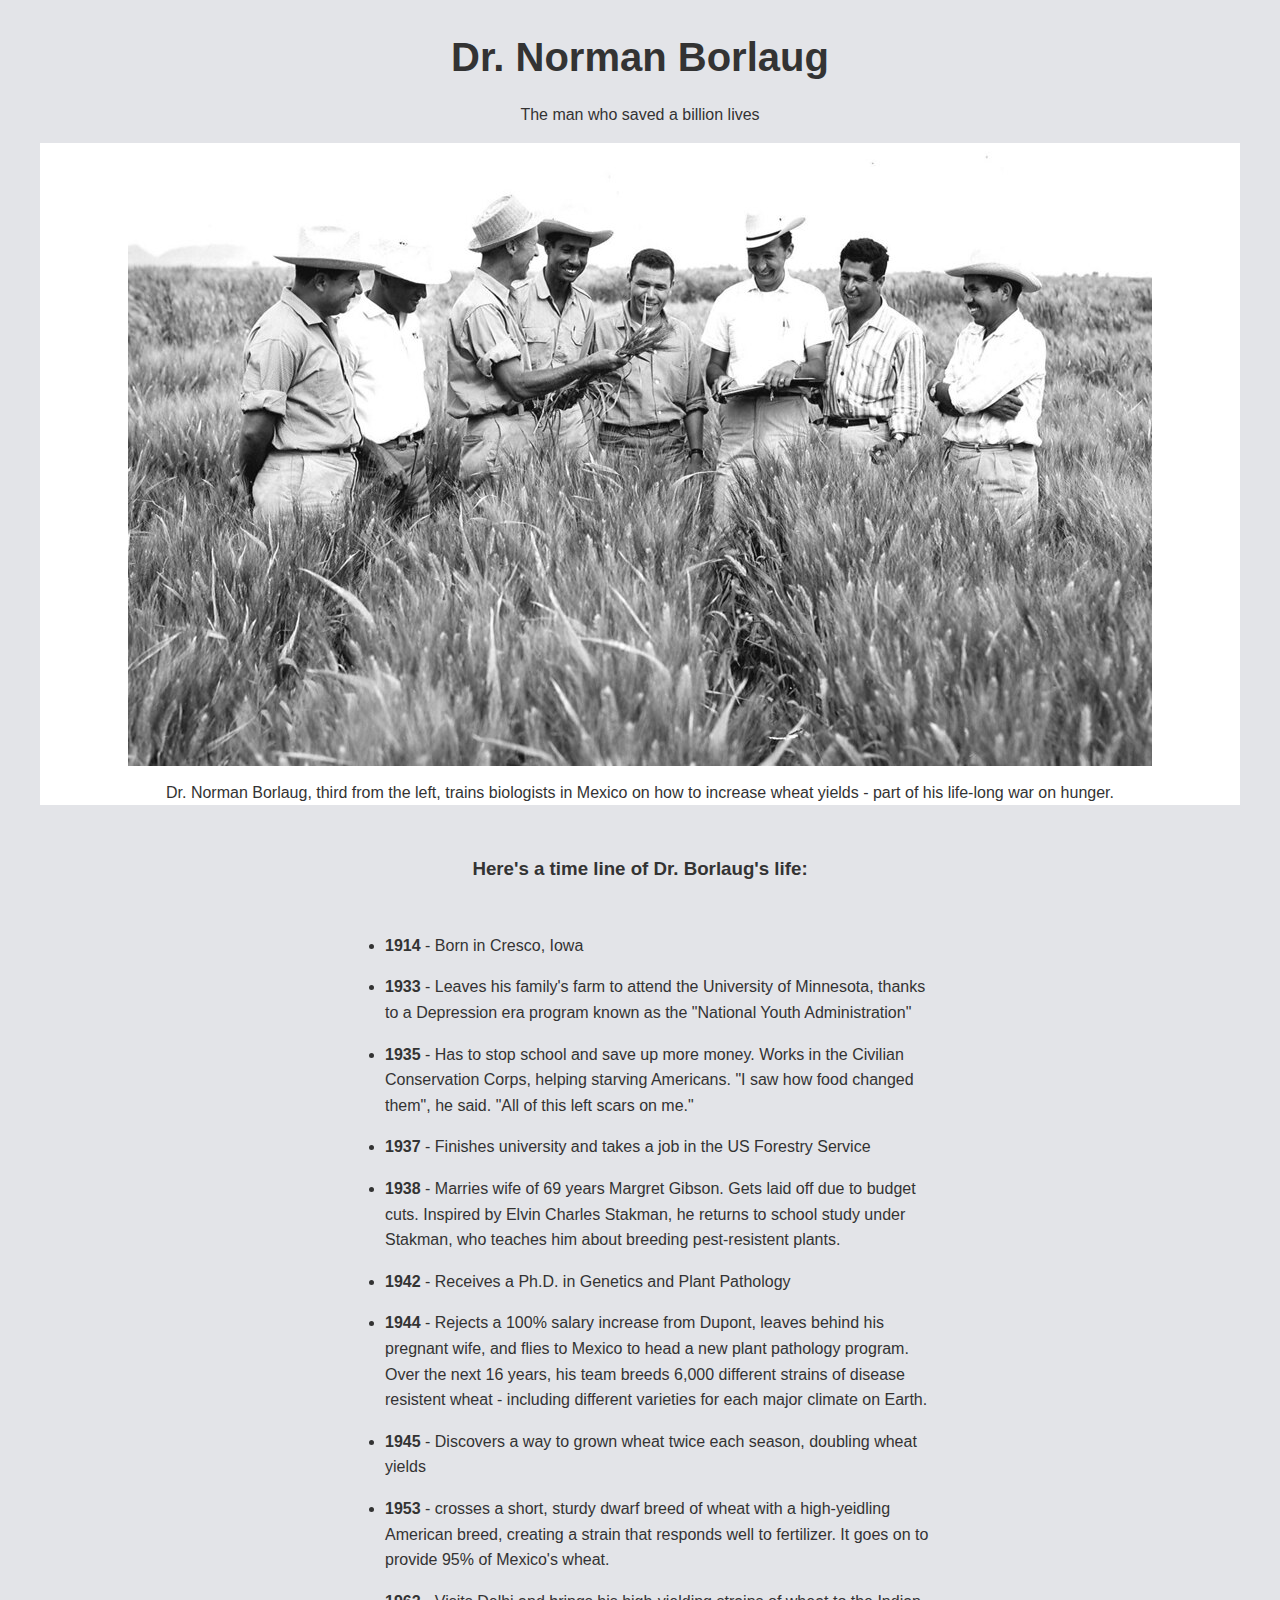
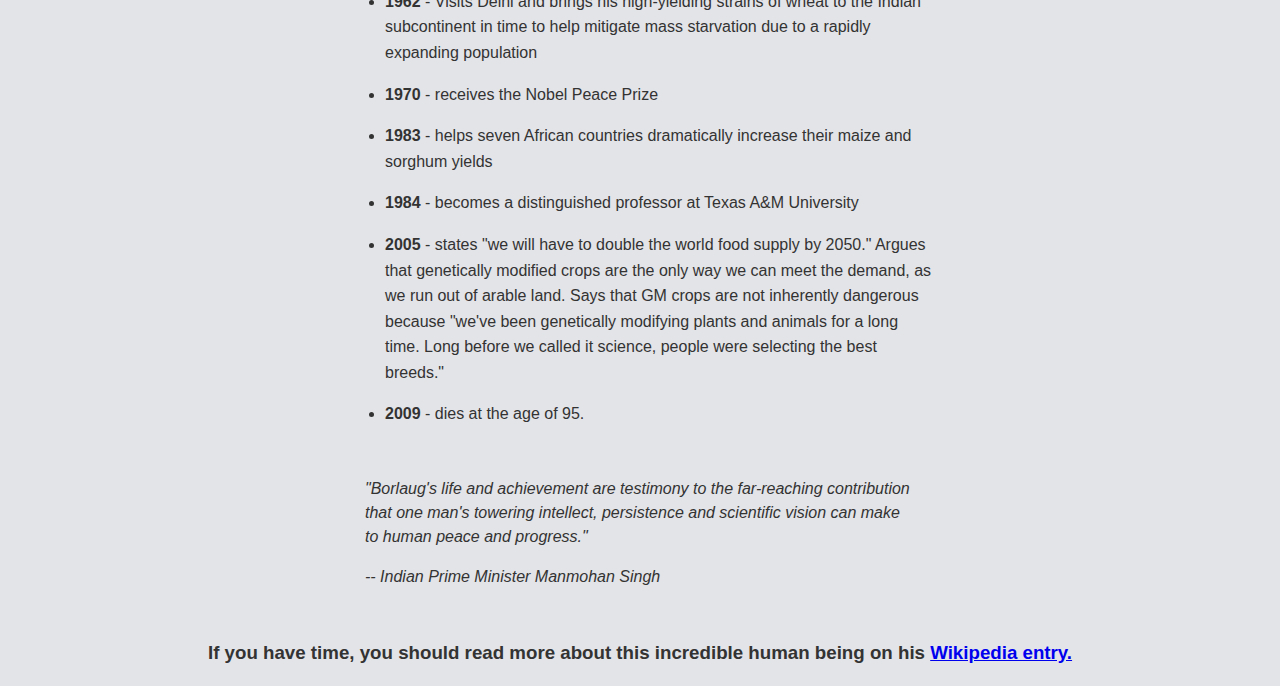
<file: freecodecamp/tributePage/tribute.html>
<!DOCTYPE html>
<html>
<head>
	<title>Tribute page</title>
	<link rel="stylesheet" type="text/css" href="tribute.css">
</head>
<body>
	<div id="main">
		<header id="title">
			<h1>Dr. Norman Borlaug</h1>
			<p>The man who saved a billion lives</p>
		</header>

		<figure id="img-div">
			<img src="tribute.jpg" id="image" alt="Some image">

			<figcaption id="img-caption">
				Dr. Norman Borlaug, third from the left, trains biologists in Mexico on how to increase wheat yields - part of his life-long war on hunger.
			</figcaption>
		</figure>

		<h3 id="tribute-info">Here's a time line of Dr. Borlaug's life:</h3>

		<section>
				<ul>
					<li><strong>1914</strong> - Born in Cresco, Iowa</li>
					<li><strong>1933</strong> -  Leaves his family's farm to attend the University of Minnesota, thanks to a Depression 	 era program known as the "National Youth 			 Administration"
					</li>
					<li>
						<strong>1935</strong> - Has to stop school and save up more money. Works in the Civilian Conservation Corps, helping starving Americans. "I saw how food changed them", he said. "All of this left scars on me."
					</li>
					<li>
						<strong>1937</strong> -  Finishes university and takes a job in the US Forestry Service
					</li>
					<li>
						<strong>1938</strong> - Marries wife of 69 years Margret Gibson. Gets laid off due to budget cuts. Inspired by Elvin Charles Stakman, he returns to school study under Stakman, who teaches him about breeding pest-resistent plants.
					</li>
					<li>
						<strong>1942</strong> - Receives a Ph.D. in Genetics and Plant Pathology
					</li>
					<li>
						<strong>1944</strong> - Rejects a 100% salary increase from Dupont, leaves behind his pregnant wife, and flies to Mexico to head a new plant pathology program. Over the next 16 years, his team breeds 6,000 different strains of disease resistent wheat - including different varieties for each major climate on Earth.
					</li>
					<li>
						<strong>1945</strong> -  Discovers a way to grown wheat twice each season, doubling wheat yields
					</li>
					<li>
						<strong>1953</strong> - crosses a short, sturdy dwarf breed of wheat with a high-yeidling American breed, creating a strain that responds well to fertilizer. It goes on to provide 95% of Mexico's wheat.
					</li>
					<li>
						<strong>1962</strong> - Visits Delhi and brings his high-yielding strains of wheat to the Indian subcontinent in time to help mitigate mass starvation due to a rapidly expanding population
					</li>
					<li>
						<strong>1970</strong> - receives the Nobel Peace Prize
					</li>
					<li>
						<strong>1983</strong> - helps seven African countries dramatically increase their maize and sorghum yields
					</li>
					<li>
						<strong>1984 </strong>- becomes a distinguished professor at Texas A&M University
					</li>
					<li>
						<strong>2005</strong> - states "we will have to double the world food supply by 2050." Argues that genetically modified crops are the only way we can meet the demand, as we run out of arable land. Says that GM crops are not inherently dangerous because "we've been genetically modifying plants and animals for a long time. Long before we called it science, people were selecting the best breeds."
					</li>
					<li>
						<strong>2009</strong> - dies at the age of 95.
					</li>
				</ul>
				<blockquote>
					<p>
						"Borlaug's life and achievement are testimony to the far-reaching contribution that one man's towering intellect, persistence and scientific vision can make to human peace and progress."
					</p>
					<cite>-- Indian Prime Minister Manmohan Singh</cite>
				</blockquote>
			</section>

		<h3 id="tribute-more">
			If you have time, you should read more about this incredible human being on his
			<a href="https://en.wikipedia.org/wiki/Norman_Borlaug" id="tribute-link" target="_blank">Wikipedia entry.</a>
		</h3>

	</div>
</body>
</html>
</file>
<file: freecodecamp/tributePage/tribute.css>
html{
	background-color: #e3e4e8;
	font-size: 10px;
	color: internal root color;
}
body{
	font-family: -apple-system,BlinkMacSystemFont, "Segoe UI", "Roboto", "Helvetica Neue", Arial, sans-serif;
	font-size: 1.6em;
	line-height: 1.5;
	text-align: center;
	color:#333;
	margin: 0;
	border-radius: 1;
}
h1{
	font-size: 4rem;
	margin-bottom: 0;
	display: block;
/*	margin-block-start: 0.67em;
    margin-block-end: 0.67em;
    margin-inline-start: 0px;
    margin-inline-end: 0px;
    font-weight: bold;*/
}
p
#main{
	margin-top: 80px;
	
}
#title{
	text-align: center;
}
#img-div{
	background-color: white;

}
#image{
	max-width: 100%;
	height: auto;
	display: block;
	margin: 0 auto;
	/*
	cette ligne équivaut à 
	margin-top: 0px;
	margin-right: auto;
	margin-bottom: 0px;
	margin-left:auto;
	*/
}
figcaption{
	display: block;
}
#img-caption{
	margin: 15px 0 5px 0;
	text-align: center;
}
h3{
	display: block;
	font-weight: bold;
}
#tribute-info{
	margin:50px 0;
	text-align: center;
}
ul{
	max-width: 550px;
	margin: 0 auto 50px auto;
	text-align: left;
	line-height: 1.6;
	display: block;
}
li{
	margin: 16px 0;
	display: list-item;
	text-align: -webkit-match-parent;
}
blockquote{
	max-width: 550px;
	text-align: left;
	display: block;
	margin: 0 auto 50px auto;
	font-style: italic;
}
#tribute-more{
	
/*margin-left: 5%;
*/}
</file>
